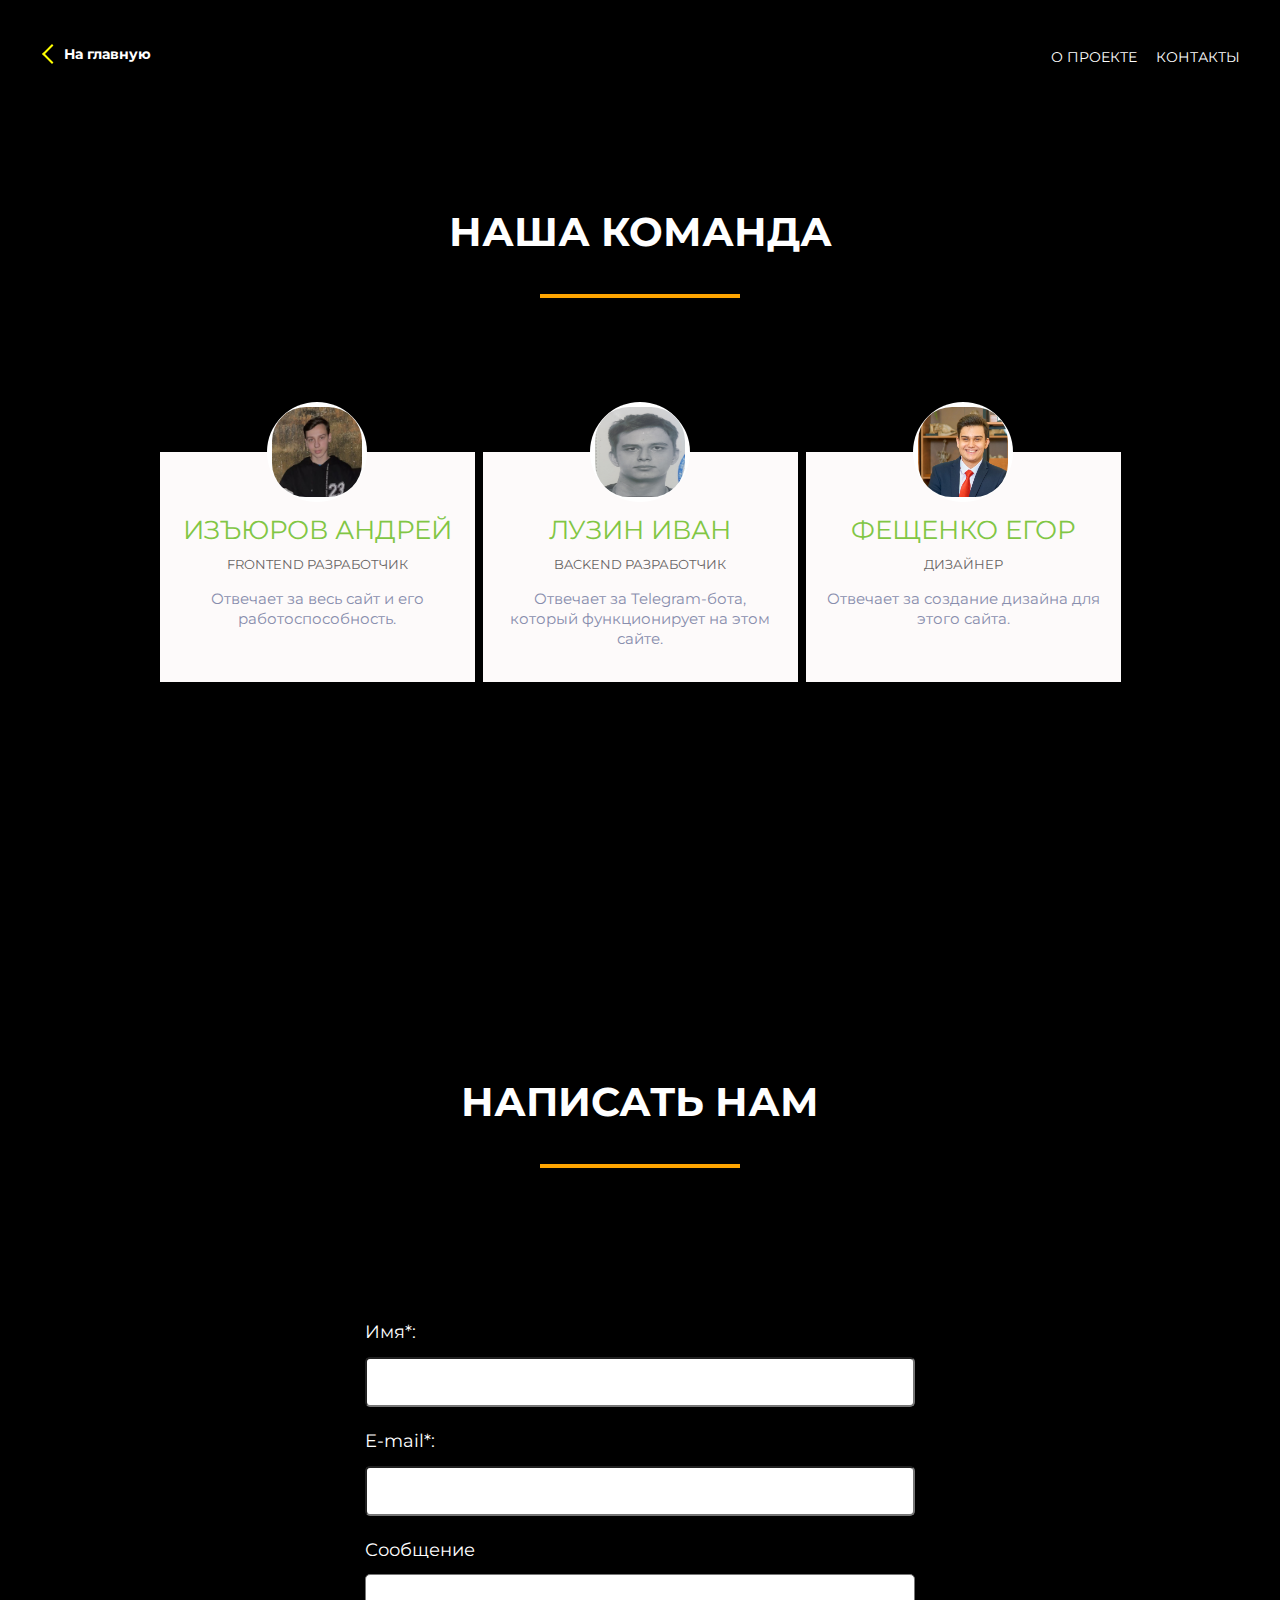
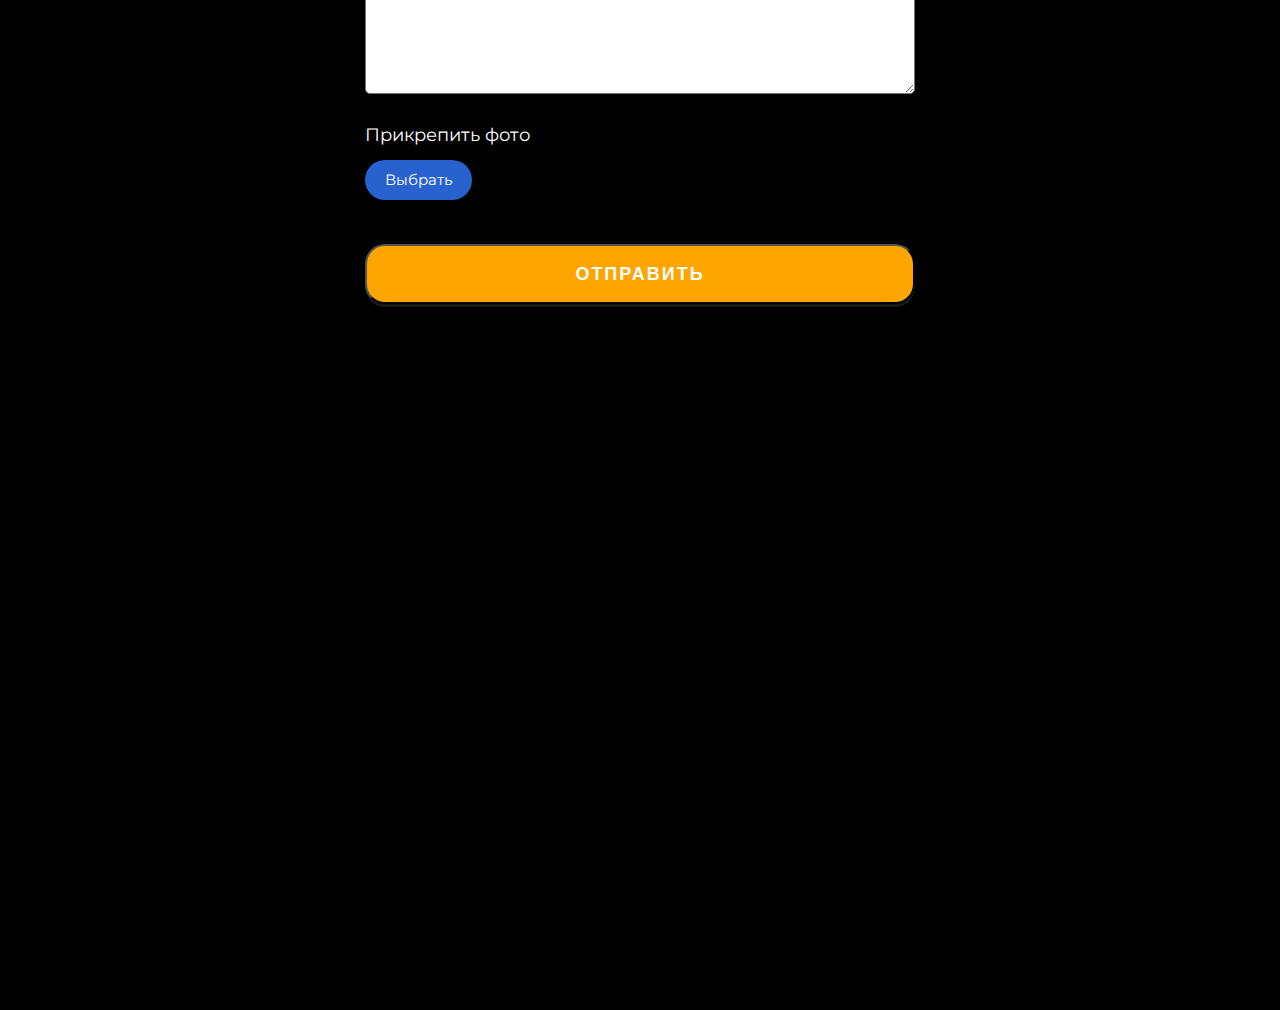
<file: indexcont.html>
<!DOCTYPE html>
<html lang="en">
<html lang="ru">

<script src="https://code.jquery.com/jquery-3.6.1.min.js"></script>

<script type="text/javascript">
    $(document).ready(function () {

        $(window).scroll(function () {
            if ($(this).scrollTop() > 100) {
                $('.scrollup').fadeIn();
            } else {
                $('.scrollup').fadeOut();
            }
        });

        $('.scrollup').click(function () {
            $("html, body").animate({ scrollTop: 0 }, 600);
            return false;
        });

    });

</script>

<script type="text/javascript">
    jQuery(document).ready(function ($) {
        $(function () {
            $('.btn').click(function () {
                $('.switch-form').toggleClass('start-anim');

            });
        });
    });

</script>

<head>
    <meta charset="UTF-8">
    <meta http-equiv="X-UA-Compatible" content="IE=edge">
    <meta name="viewport" content="width=device-width, initial-scale=1.0">
    <link rel="icon" href="./assets/images/logoza2.ru.png">
    <link rel="stylesheet" href="assets/css/style2.css">
    <link href="https://fonts.googleapis.com/css2?family=Kaushan+Script&family=Montserrat:wght@400;700&display=swap"
        rel="stylesheet">
    <title>SmartEye</title>
</head>

<a href="#" class="scrollup">Наверх</a>

<body>

    <header class="header">
        <div class="container">
            <div class="header__inner">

                <a class="nazad__link" href="index.html"></a>
                <a class="nazad__text" href="index.html">На главную</a>

                <nav class="nav">
                    <a class="nav__link" href="project.html">О проекте</a>
                    <a class="nav__link" href="indexcont.html">Контакты</a>
                </nav>
            </div>
        </div>

    </header>

    <div class="intro2">
        <h1 class="form__title1">НАША КОМАНДА</h1>
        <div class="container">

            <div class="kadupis-decung">
                <div class="cumconevu">
                    <div class="volupavum">
                        <div class="vumkob-salovum">
                            <img src="./assets/images/andre.jpg" alt="Ключевые слова">
                        </div>
                        <a class="vk_linkEgor" target="_blank" href="https://vk.com/v0lkin_andr3">Изъюров Андрей</a>
                        <p class="role">frontend разработчик</p>
                        <p>Отвечает за весь сайт и его работоспособность.</p>
                    </div>
                    <div class="volupavum">
                        <div class="vumkob-salovum">
                            <img src="./assets/images/ivan.jpg" alt="Ключевые фразы">
                        </div>
                        <a class="vk_linkEgor" target="_blank" href="https://vk.com/sader_went">Лузин Иван</a>
                        <p class="role">backend разработчик</p>
                        <p>Отвечает за Telegram-бота, который функционирует на этом сайте.</p>
                    </div>
                    <div class="volupavum">
                        <div class="vumkob-salovum">
                            <img src="./assets/images/egor.png" alt="Ключевое слово под изображение">
                        </div>
                        <a class="vk_linkEgor" target="_blank" href="https://vk.com/egoryasius">Фещенко Егор</a>
                        <p class="role">Дизайнер</p>
                        <p>Отвечает за создание дизайна для этого сайта.</p>
                    </div>
                </div>
            </div>

        </div>

    </div>

    <div class="intro">
        <h1 class="form__title">НАПИСАТЬ НАМ</h1>
        <div class="wrapper">

            <div class="form">
                <form action="#" id="form" class="form__body">

                    <div class="form__item">
                        <label for="formName" class="form__label">Имя*:</label>
                        <input id="formName" type="text" name="name" class="form__input _req">
                    </div>
                    <div class="form__item">

                        <label for="formEmail" class="form__label">E-mail*:</label>
                        <input id="formEmail" type="text" name="email" class="form__input _req _email">
                    </div>

                    <div class="form__item">
                        <label for="formMessage" class="form__label">Сообщение</label>
                        <textarea name="message" id="formMessage" class="form__input"></textarea>

                    </div>

                    <div class="form__item">

                        <div class="form__label">Прикрепить фото</div>
                        <div class="file">
                            <div class="file__item">
                                <input id="formImage" accept=".jpg, .png, .gif" type="file" name="image"
                                    class="file__input">
                                <div class="file__button">Выбрать</div>
                            </div>
                            <div id="formPreview" class="file__preview"></div>
                        </div>
                    </div>
                    <button type="submit" class="form__button">Отправить</button>
                </form>
            </div>
        </div>


    </div>





    <script src="assets/js/script.js"></script>
</body>



</html>
</file>
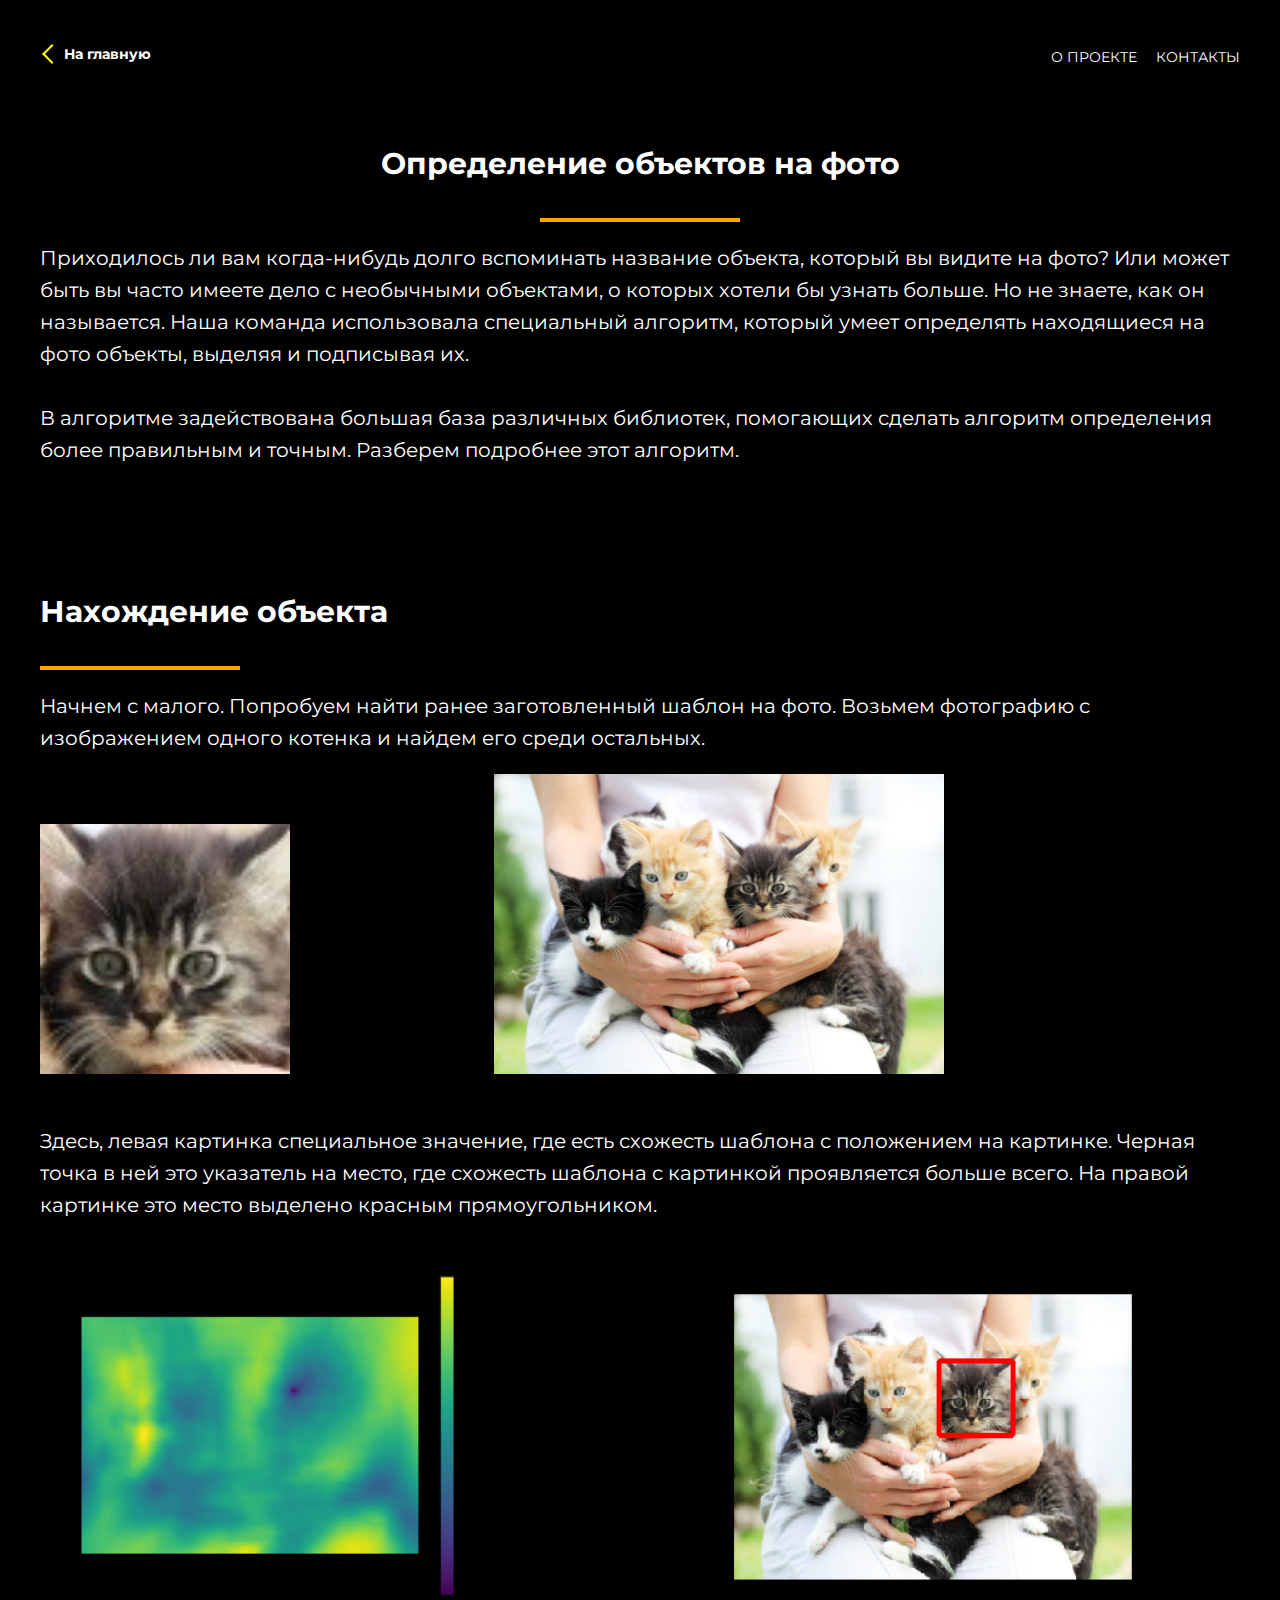
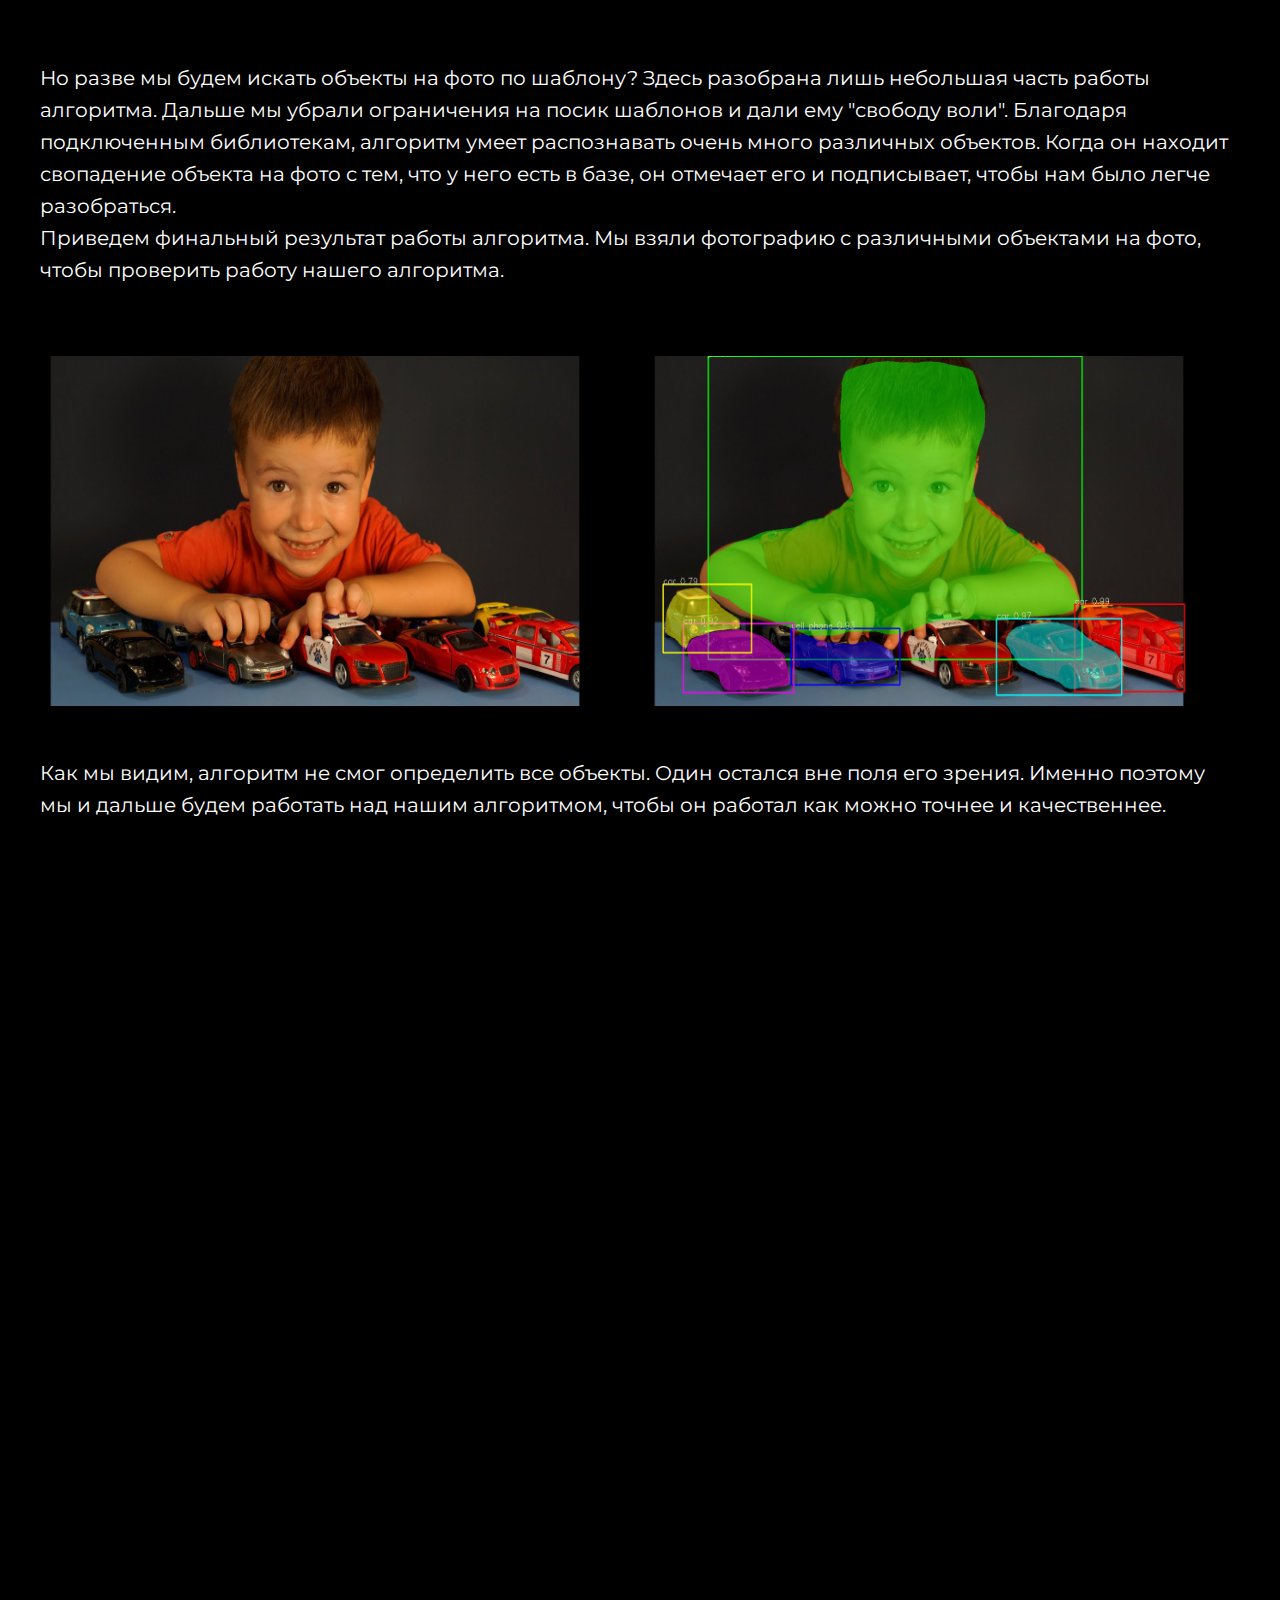
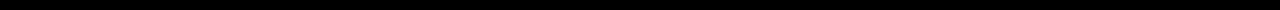
<file: project.html>
<!DOCTYPE html>
<html lang="en">
<html lang="ru">

    <script src="https://code.jquery.com/jquery-3.6.1.min.js"></script>

    <script type="text/javascript">
        $(document).ready(function () {
    
            $(window).scroll(function () {
                if ($(this).scrollTop() > 100) {
                    $('.scrollup').fadeIn();
                } else {
                    $('.scrollup').fadeOut();
                }
            });
    
            $('.scrollup').click(function () {
                $("html, body").animate({ scrollTop: 0 }, 600);
                return false;
            });
    
        });
    
    </script>
    
    <script type="text/javascript">
        jQuery(document).ready(function ($) {
            $(function () {
                $('.btn').click(function () {
                    $('.switch-form').toggleClass('start-anim');
    
                });
            });
        });
    
    </script>

<head>
    <meta charset="UTF-8">
    <meta http-equiv="X-UA-Compatible" content="IE=edge">
    <meta name="viewport" content="width=device-width, initial-scale=1.0">
    <link rel="icon" href="./assets/images/logoza2.ru.png">
    <link rel="stylesheet" href="assets/css/style3.css">
    <link href="https://fonts.googleapis.com/css2?family=Kaushan+Script&family=Montserrat:wght@400;700&display=swap"
        rel="stylesheet">
    <title>SmartEye</title>
</head>

<a href="#" class="scrollup">Наверх</a>

<body>

    <header class="header">
        <div class="container">
            <div class="header__inner">

                <a class="nazad__link" href="index.html"></a>
                <a class="nazad__text" href="index.html">На главную</a>

                <nav class="nav">
                    <a class="nav__link" href="index.html">О проекте</a>
                    <a class="nav__link" href="indexcont.html">Контакты</a>
                </nav>

            </div>
        </div>


    </header>

    <div class="intro__osn">
        <div class="container">
            <div class="intro_inner">



                <h1 class="osnov_text">Определение объектов на фото</h1>


                <p class="main__info">Приходилось ли вам когда-нибудь долго вспоминать название объекта, который вы
                    видите на фото? Или может быть вы часто имеете дело с необычными объектами, о которых хотели бы
                    узнать больше. Но не знаете, как он называется. Наша команда использовала специальный алгоритм,
                    который умеет определять находящиеся на фото объекты, выделяя и подписывая их.
                    <br>
                    <br>
                    В алгоритме задействована большая база различных библиотек, помогающих сделать алгоритм определения
                    более правильным и точным. Разберем подробнее этот алгоритм.
                    <br>
                    <br>
                </p>

                <h2 class="osnov_text2">Нахождение объекта</h2>

                <p class="main__info2">

                    Начнем с малого. Попробуем найти ранее заготовленный шаблон на фото. Возьмем фотографию с
                    изображением одного котенка и найдем его среди остальных.
                </p>


                <img class="shablon" src="./assets/images/shablon.png">


                <img class="shablon_main" src="./assets/images/shablon_osn.png">

                <br>
                <br>

                <p class="main__info2">Здесь, левая картинка специальное значение, где есть схожесть шаблона с
                    положением на картинке. Черная точка в ней это указатель на место, где схожесть шаблона с картинкой
                    проявляется больше всего. На правой картинке это место выделено красным прямоугольником. </p>

                <img class="shablon2" src="./assets/images/shablon2.png">


                <img class="shablon_main2" src="./assets/images/shablonmain2.png">

                <br>
                <br>

                <p class="main__info2">Но разве мы будем искать объекты на фото по шаблону? Здесь разобрана лишь небольшая часть работы алгоритма. Дальше мы убрали ограничения на посик шаблонов и дали ему "свободу воли". Благодаря подключенным библиотекам, алгоритм умеет распознавать очень много различных объектов. Когда он находит свопадение объекта на фото с тем, что у него есть в базе, он отмечает его и подписывает, чтобы нам было легче разобраться. 
                    <br>
                    Приведем финальный результат работы алгоритма. Мы взяли фотографию с различными объектами на фото, чтобы проверить работу нашего алгоритма.</p>


                    <img class="shablon3" src="./assets/images/shablon3.jpg">


                <img class="shablon_main3" src="./assets/images/shablonmain3.jpg">

                <br>
                <br>

                <p class="main__info2">Как мы видим, алгоритм не смог определить все объекты. Один остался вне поля его зрения. Именно поэтому мы и дальше будем работать над нашим алгоритмом, чтобы он работал как можно точнее и качественнее.</p>



            </div>

        </div>
    </div>

</body>

</html>
</file>
<file: assets/css/style2.css>
.scrollup {
    width: 70px;
    height: 70px;
    opacity: 0.3;
    position: fixed;
    bottom: 50px;
    margin-left: 100px;
    display: none;
    text-indent: -9999px;
    background: url('../images/icon_top.png') no-repeat;
}

body {
    margin: 0;
    font-family: 'Montserrat', sans-serif;

    font-size: 15px;
    line-height: 1.6;
    color: #333;
}

*,
*:before,
*:after {


    box-sizing: border-box;
}

h1,
h2,
h3,
h4,
h5,
h6 {
    margin: 0;
}

.container {
    width: 100%;
    max-width: 1200px;
    margin: 0 auto;
}

.nazad__link {
    display: inline-block;
    padding: 6px 6px;
    border-top: 2px solid yellow !important;

    border-right: 2px solid yellow !important;

    margin: 3px 0 0 5px;

    transform: rotate(-135deg);

}

.nazad__text {
    display: inline-block;
    padding: 6px 6px;
    border: 3px, solid, black;
    font-size: 14px;
    font-weight: 700;
    margin-left: -880px;
    position: relative;
    margin-top: 4px;
    text-decoration: none;
    color: white;
}

.nazad__text:hover {
    color: orange;
}

.nazad__text:after {
    content: " ";
    display: block;
    width: 100%;
    height: 3px;
    display: none;

    background-color: orange;

    position: absolute;
    top: 100%;
    left: 0;
    z-index: 1;
}

.nazad__text:hover:after {
    display: block;
}


.header {
    width: 100%;

    position: absolute;
    top: 0;
    left: 0;
    right: 0;

    z-index: 1000;

    background-color: black;

}

.header__inner {
    padding-top: 30px;
    display: flex;
    justify-content: space-between;
    align-items: center;
}

.logo {

    color: white;
    font-size: 25px;
    font-weight: 700;
}

.nav {
    font-size: 14px;
    text-transform: uppercase;
}

.nav__link {
    display: inline-block;
    vertical-align: top;
    position: relative;
    margin-left: 15px;
    margin-right: 0px;
    margin-top: 10px;
    color: white;
    text-decoration: none;
    transition: color 0.2s linear;
}

.nav__link:hover {
    color: orange;
}

.nav__link:after {
    content: " ";
    display: block;
    width: 100%;
    height: 3px;
    display: none;

    background-color: orange;

    position: absolute;
    top: 100%;
    left: 0;
    z-index: 1;
}

.nav__link:hover:after {
    display: block;
}

.intro {
    width: 100%;
    height: 190vh;
    display: flex;
    flex-direction: column;
    background-color: black;
    -webkit-background-size: cover;
    background-size: cover;

}

.intro2 {

    width: 100%;
    height: 100vh;
    display: flex;
    flex-direction: column;

    background-color: black;
    -webkit-background-size: cover;
    background-size: cover;

}

.text_email {

    color: blue;
    font-size: 25px;
    display: inline-block;
    margin-top: 80px;
}

.text_phone {
    color: blue;
    font-size: 25px;
    display: inline-block;
    margin-top: 85px;

}

.link_inner {
    padding-top: 100px;
    display: flex;
    justify-content: space-between;
    align-items: center;
    padding-left: 65px;
}

.link {
    display: flex;
    padding: 70px, 15px;
    width: 340px;
    height: 350px;
    padding-left: 10px;
    border: 5px solid white;
    border-radius: 450px;
    font-size: 20px;
    font-weight: 700;
    margin-top: 10%;

}

.Text_A {
    display: inline-block;
    font-size: 20px;
    color: white;
}

.egor__image {
    display: inline-block;
    border: 5px solid white;
    border-radius: 450px;

}



.about__inner {
    padding-top: 90px;
    justify-content: space-between;
}

.kadupis-decung {
    margin-top: 30px;
}

.kadupis-decung h1 {
    font-family: 'Allura', cursive;
    font-size: 52px;
    margin-bottom: 60px;
    text-align: center;
}

.cumconevu {
    display: flex;
    justify-content: center;
    width: auto;
    text-align: center;
    flex-wrap: wrap;
    padding-top: 120px;
}

.cumconevu .volupavum {
    background: #fdfafa;
    margin: 4px;
    margin-bottom: 50px;
    width: 315px;
    padding: 18px;
    line-height: 20px;
    color: #888dad;
    position: relative;
}

.cumconevu .volupavum a {
    color: #81c644;
    font-size: 26px;
    margin-top: 50px;
}

.vk_linkEgor {
    display: inline-block;
    text-transform: uppercase;
    text-decoration: none;
}

.cumconevu .volupavum p.role {
    color: #676363;
    margin: 10px 0;
    font-size: 13px;
    text-transform: uppercase;
}

.cumconevu .volupavum .vumkob-salovum {
    position: absolute;
    top: -50px;
    left: 50%;
    transform: translateX(-50%);
    width: 100px;
    height: 100px;
    border-radius: 50%;
    background: #fff;
}

.cumconevu .volupavum .vumkob-salovum img {
    width: 100px;
    height: 100px;
    padding: 5px;
    border-radius: 39px;
}

h1::after {
    content: "";
    display: block;
    margin: 0 auto;
    width: 200px;
    padding-top: 30px;
    border-bottom: 4px solid orange;
}

.form {
    max-width: 550px;
    margin: 0 auto;
    color: black;
    padding: 150px 0;
}

.form * {
    outline: none;
}

.form__body {
    position: relative;

}

.form__body::after {
    content: "";
    position: absolute;
    top: 0;
    left: 0;
    width: 100%;
    height: 100%;
    background: rgba(51, 51, 51, 0.9) url("../images/3F3F.gif") center / 100px no-repeat;
    opacity: 0;
    visibility: hidden;
}

.form__body._sending::after {
    opacity: 1;
    visibility: visible;
}

.form__title {
    font-size: 40px;
    font-weight: 700;
    margin: 0 auto;
    padding-top: 170px;
    color: white;
}

.form__item {
    margin: 0px 0px 20px 0px;
}

.form__label {
    font-size: 18px;
    display: block;
    margin: 0px 0px 10px 0px;
    color: white;
}


.form__input {
    height: 50px;
    padding: 0px 20px;
    border-radius: 5px;
    width: 100%;
    font-size: 18px;
    transition: all 0.5s ease 0s;
}

.form__input:focus {
    box-shadow: 0 0 30px #c9e208;
}

.form__input._error {
    box-shadow: 0 0 70px rgb(255, 3, 3);
}

textarea.form__input {
    min-height: 120px;
    resize: vertical;
    padding: 20px;
}


.file__item {
    position: relative;

}

.file__input {
    position: absolute;
    top: 0;
    left: 0;
    width: 100%;
    height: 100%;
    opacity: 0;
    font-size: 0;
    cursor: pointer;
}

.file__button {
    display: inline-flex;
    min-height: 40px;
    border-radius: 30px;
    justify-content: center;
    align-items: center;
    background-color: rgb(39, 98, 207);
    color: white;
    padding: 0px 20px;

}

.file__preview {
    display: inline-block;
    max-width: 100px;
    padding: 10px 0px 0px 0px;

}

.file__preview img {
    max-width: 200px;

}

.form__button {
    width: 100%;
    display: flex;
    justify-content: center;
    align-items: center;
    min-height: 60px;
    background-color: orange;
    color: white;
    font-size: 18px;
    text-transform: uppercase;
    letter-spacing: 2px;
    font-weight: 700;
    cursor: pointer;
    border-radius: 20px;
    box-shadow: 0 3px 0 #161b13;
    transition: background-color 0.5s ease 0s;
    position: relative;
    top: 0;

}

.form__button:hover {
    background-color: rgb(186, 122, 4);
}

.form__button:active {
    top: 3px;
    box-shadow: 0 1px 0 #161b13;
}

.form__title1 {
    margin: 0 auto;
    padding-top: 200px;
    color: white;
    font-size: 40px;
    font-weight: 700;
}

@media screen and (max-width:420px) {

    /* * {
        border: 1px solid red;
        box-sizing: border-box;
    } */

    .scrollup {
        width: 70px;
        height: 70px;
        opacity: 0.3;
        position: fixed;
        bottom: 50px;
        margin-left: 10px;
        display: none;
        text-indent: -9999px;
        background: url(../images/icon_top.png) no-repeat;
    }

    .form__title1 {
        margin: 0 auto;
        padding-top: 200px;
        color: white;
        font-size: 30px;
        font-weight: 700;
    }

    .nazad__text {
        display: inline-block;
        padding: 6px 6px;
        border: 3px, solid, black;
        font-size: 12px;
        font-weight: 700;
        margin-left: -90px;
        position: relative;
        margin-top: 4px;
        text-decoration: none;
        color: white;
    }

    .nav {
        font-size: 12px;
        text-transform: uppercase;
    }

    .intro {
        width: 100%;
        height: 190vh;
        display: flex;
        flex-direction: column;
        background-color: black;
        -webkit-background-size: cover;
        background-size: cover;

    }

    .intro2 {

        width: 100%;
        height: 160vh;
        display: flex;
        flex-direction: column;

       background-color: black;
        -webkit-background-size: cover;
        background-size: cover;

    }

    .form__title {
        font-size: 30px;
        font-weight: 700;
        margin: 0 auto;
        padding-top: 170px;
        color: white;
    }
}
</file>
<file: assets/css/style3.css>
.scrollup {
    width: 70px;
    height: 70px;
    opacity: 0.3;
    position: fixed;
    bottom: 50px;
    margin-left: 100px;
    display: none;
    text-indent: -9999px;
    background: url('../images/icon_top.png') no-repeat;
}

body {
    margin: 0;
    font-family: 'Montserrat', sans-serif;

    font-size: 15px;
    line-height: 1.6;
    color: #333;
}

*,
*:before,
*:after {


    box-sizing: border-box;
}

h1,
h2,
h3,
h4,
h5,
h6 {
    margin: 0;
}

h1::after{
    content: "";
    display: block;
    margin: 0 auto;
    width: 200px;
    padding-top: 30px;
    border-bottom: 4px solid orange;
}

h2::after{
    content: "";
    display: block;
    margin: left;
    width: 200px;
    padding-top: 30px;
    border-bottom: 4px solid orange;
}

.container {
    width: 100%;
    max-width: 1200px;
    margin: 0 auto;
}

.header {
    width: 100%;

    position: absolute;
    top: 0;
    left: 0;
    right: 0;

    z-index: 1000;

    background-color: black;

}

.header__inner {
    padding-top: 30px;
    display: flex;
    justify-content: space-between;
    align-items: center;
}

.nazad__link {
    display: inline-block;
    padding: 6px 6px;
    border-top: 2px solid yellow !important;

    border-right: 2px solid yellow !important;

    margin: 3px 0 0 5px;

    transform: rotate(-135deg);

}

.nazad__text {
    display: inline-block;
    padding: 6px 6px;
    border: 3px, solid, black;
    font-size: 14px;
    font-weight: 700;
    position: relative;
    margin-top: 4px;
    margin-left: -880px;
    text-decoration: none;
    color: white;
}

.nazad__text:hover {
    color: orange;
}

.nazad__text:after {
    content: " ";
    display: block;
    width: 100%;
    height: 3px;
    display: none;

    background-color: orange;

    position: absolute;
    top: 100%;
    left: 0;
    z-index: 1;
}

.nazad__text:hover:after {
    display: block;
}


.nav {
    font-size: 14px;
    text-transform: uppercase;
}

.nav__link {
    display: inline-block;
    vertical-align: top;
    position: relative;
    margin-left: 15px;
    margin-right: 0px;
    margin-top: 10px;
    color: white;
    text-decoration: none;
    transition: color 0.2s linear;
}

.nav__link:hover {
    color: orange;
}

.nav__link:after {
    content: " ";
    display: block;
    width: 100%;
    height: 3px;
    display: none;

    background-color: orange;

    position: absolute;
    top: 100%;
    left: 0;
    z-index: 1;
}

.nav__link:hover:after {
    display: block;
}

.intro__osn {
    margin-top: 60px;
    width: 100%;
    height: 350vh;
    display: flex;
    background-color: black;
    -webkit-background-size: cover;
    background-size: 100%;

}

.intro__inner {

    display: flex;
    width: 100%;
    max-width: 1200px;
   
}

.osnov_text{
    margin-top: 80px;
    text-align: center;
    color: white;
    font-size: 30px;
    font-weight: 700;
}

.text__padding{
    border: 0px 0px 5px 5px;
    border-color: white;
}

.main__info{

    font-size: 20px;
    color: white;
}

.osnov_text2{
    margin-top: 90px;
    text-align: left;
    color: white;
    font-size: 30px;
    font-weight: 700;
}

.main__info2{

    font-size: 20px;
    color: white;
}

.shablon{
    width: 250px;
    height: 250px;
}

.shablon_main{
    width: 450px;
    height: 300px;
    margin-left: 200px;
}

.shablon2{
    margin-top: 20px;
    width: 450px;
    height: 350px;
}

.shablon_main2{
    width: 450px;
    height: 330px;
    margin-left: 200px;
}

.shablon3{
    margin-top: 50px;
    width: 550px;
    height: 350px;
}

.shablon_main3{
    width: 550px;
    height: 350px;
    margin-left: 50px;
}

@media screen and (max-width:420px){

    /* * {
        border: 1px solid red;
        box-sizing: border-box;
    } */

    .scrollup {
        width: 70px;
        height: 70px;
        opacity: 0.3;
        position: fixed;
        bottom: 50px;
        margin-left: 10px;
        display: none;
        text-indent: -9999px;
        background: url(../images/icon_top.png) no-repeat;
    }

    h2::after{
        content: "";
        display: block;
        margin: 0 auto;
        width: 150px;
        padding-top: 30px;
        border-bottom: 4px solid orange;
    }

    .nazad__text {
        display: inline-block;
        padding: 6px 6px;
        border: 3px, solid, black;
        font-size: 12px;
        font-weight: 700;
        margin-left: -90px;
        position: relative;
        margin-top: 4px;
        text-decoration: none;
        color: white;
    }

    .nav {
        font-size: 12px;
        text-transform: uppercase;
    }

    .intro__osn {
        margin-top: 60px;
        width: 100%;
        height: 380vh;
        display: flex;
        background-color: black;
        -webkit-background-size: cover;
        background-size: 100%;
    
    }

    .osnov_text {
        margin-top: 80px;
        text-align: center;
        color: white;
        font-size: 20px;
        font-weight: 700;
    }

    .main__info {
        font-size: 15px;
        color: white;
    }

    .osnov_text2 {
        margin-top: 90px;
        text-align: center;
        color: white;
        font-size: 20px;
        font-weight: 700;
    }

    .main__info2 {
        font-size: 15px;
        color: white;
    }

    .shablon {
        width: 100px;
        height: 100px;
    }

    .shablon_main {
        width: 250px;
        height: 150px;
        margin-left: 10px;
    }

    .shablon2 {
        margin-top: 20px;
        width: 250px;
        height: 150px;
    }

    .shablon_main2 {
        width: 250px;
        height: 150px;
        margin-left: 100px;
    }

    .shablon3 {
        margin-top: 50px;
        width: 350px;
        height: 250px;
        margin-left: 10px;
    }

    .shablon_main3 {
        width: 350px;
        height: 250px;
        margin-left: 10px;
    }

}
</file>
